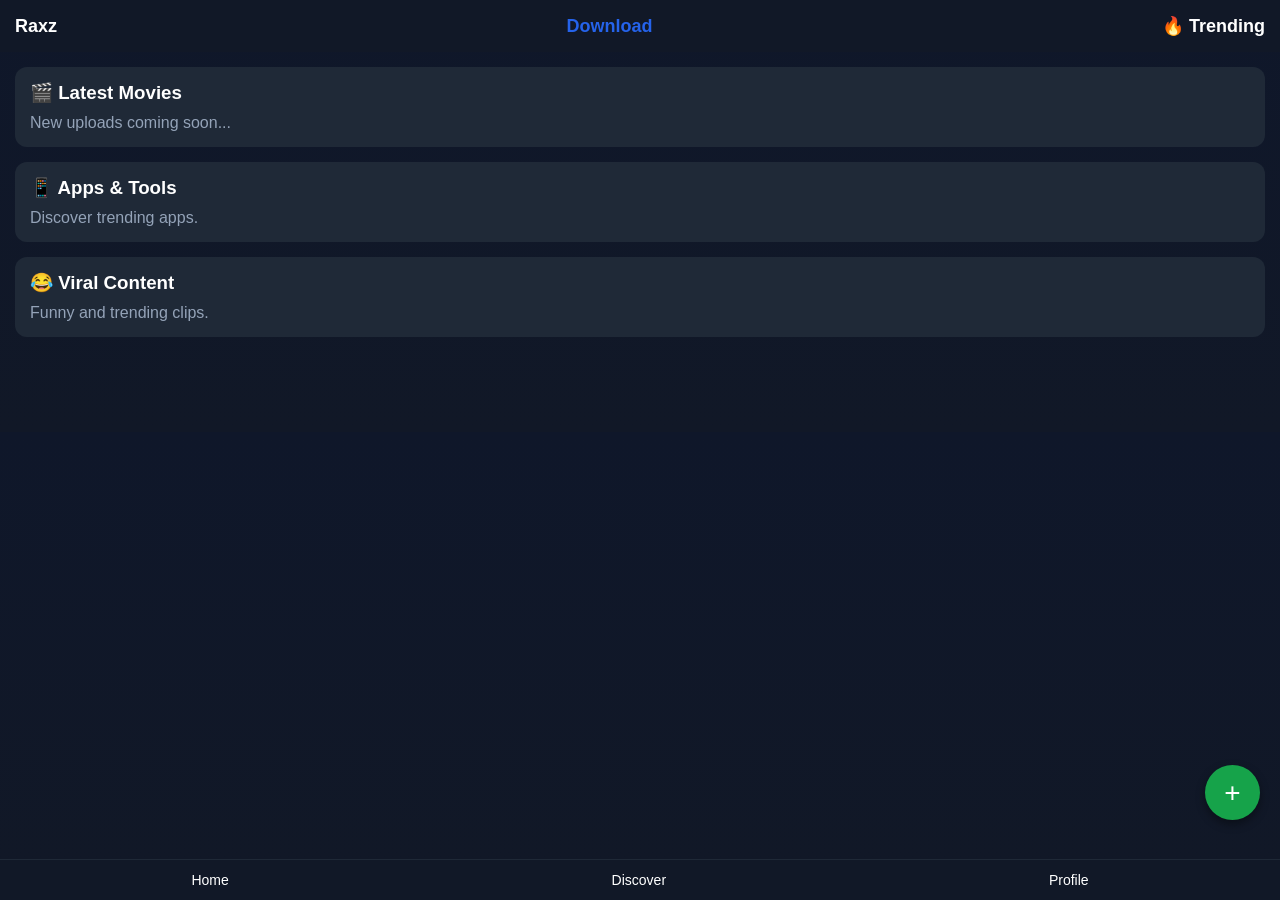
<file: index.html>
<!DOCTYPE html>
<html>
<head>
<meta charset="UTF-8">
<meta name="viewport" content="width=device-width, initial-scale=1.0">
<title>RaxzDownload</title>

<style>

body{
margin:0;
font-family:Arial, sans-serif;
background:linear-gradient(to bottom,#0f172a,#111827);
color:white;
}

/* HEADER */
.header{
background:#111827;
padding:15px;
display:flex;
justify-content:space-between;
align-items:center;
font-size:18px;
font-weight:bold;
}

.header span{
color:#2563eb;
}

/* FEED */
.feed{
padding:15px;
padding-bottom:80px;
}

.card{
background:#1f2937;
padding:15px;
margin-bottom:15px;
border-radius:12px;
}

.card h3{
margin:0 0 10px 0;
}

.card p{
color:#94a3b8;
margin:0;
}

/* UPLOAD FLOAT BUTTON */
.floating-upload{
position:fixed;
bottom:80px;
right:20px;
background:#16a34a;
width:55px;
height:55px;
border-radius:50%;
display:flex;
justify-content:center;
align-items:center;
font-size:28px;
color:white;
box-shadow:0 4px 10px rgba(0,0,0,0.4);
cursor:pointer;
}

/* BOTTOM NAV */
.bottom-nav{
position:fixed;
bottom:0;
width:100%;
background:#111827;
display:flex;
justify-content:space-around;
padding:12px 0;
border-top:1px solid #1f2937;
}

.bottom-nav a{
text-decoration:none;
color:white;
font-size:14px;
}

</style>
</head>

<body>

<div class="header">
Raxz<span>Download</span>
<div>🔥 Trending</div>
</div>

<div class="feed">

<div class="card">
<h3>🎬 Latest Movies</h3>
<p>New uploads coming soon...</p>
</div>

<div class="card">
<h3>📱 Apps & Tools</h3>
<p>Discover trending apps.</p>
</div>

<div class="card">
<h3>😂 Viral Content</h3>
<p>Funny and trending clips.</p>
</div>

</div>

<div class="floating-upload">+</div>

<div class="bottom-nav">
<a href="index.html">Home</a>
<a href="#">Discover</a>
<a href="profile.html">Profile</a>
</div>

</body>
</html>
</file>
